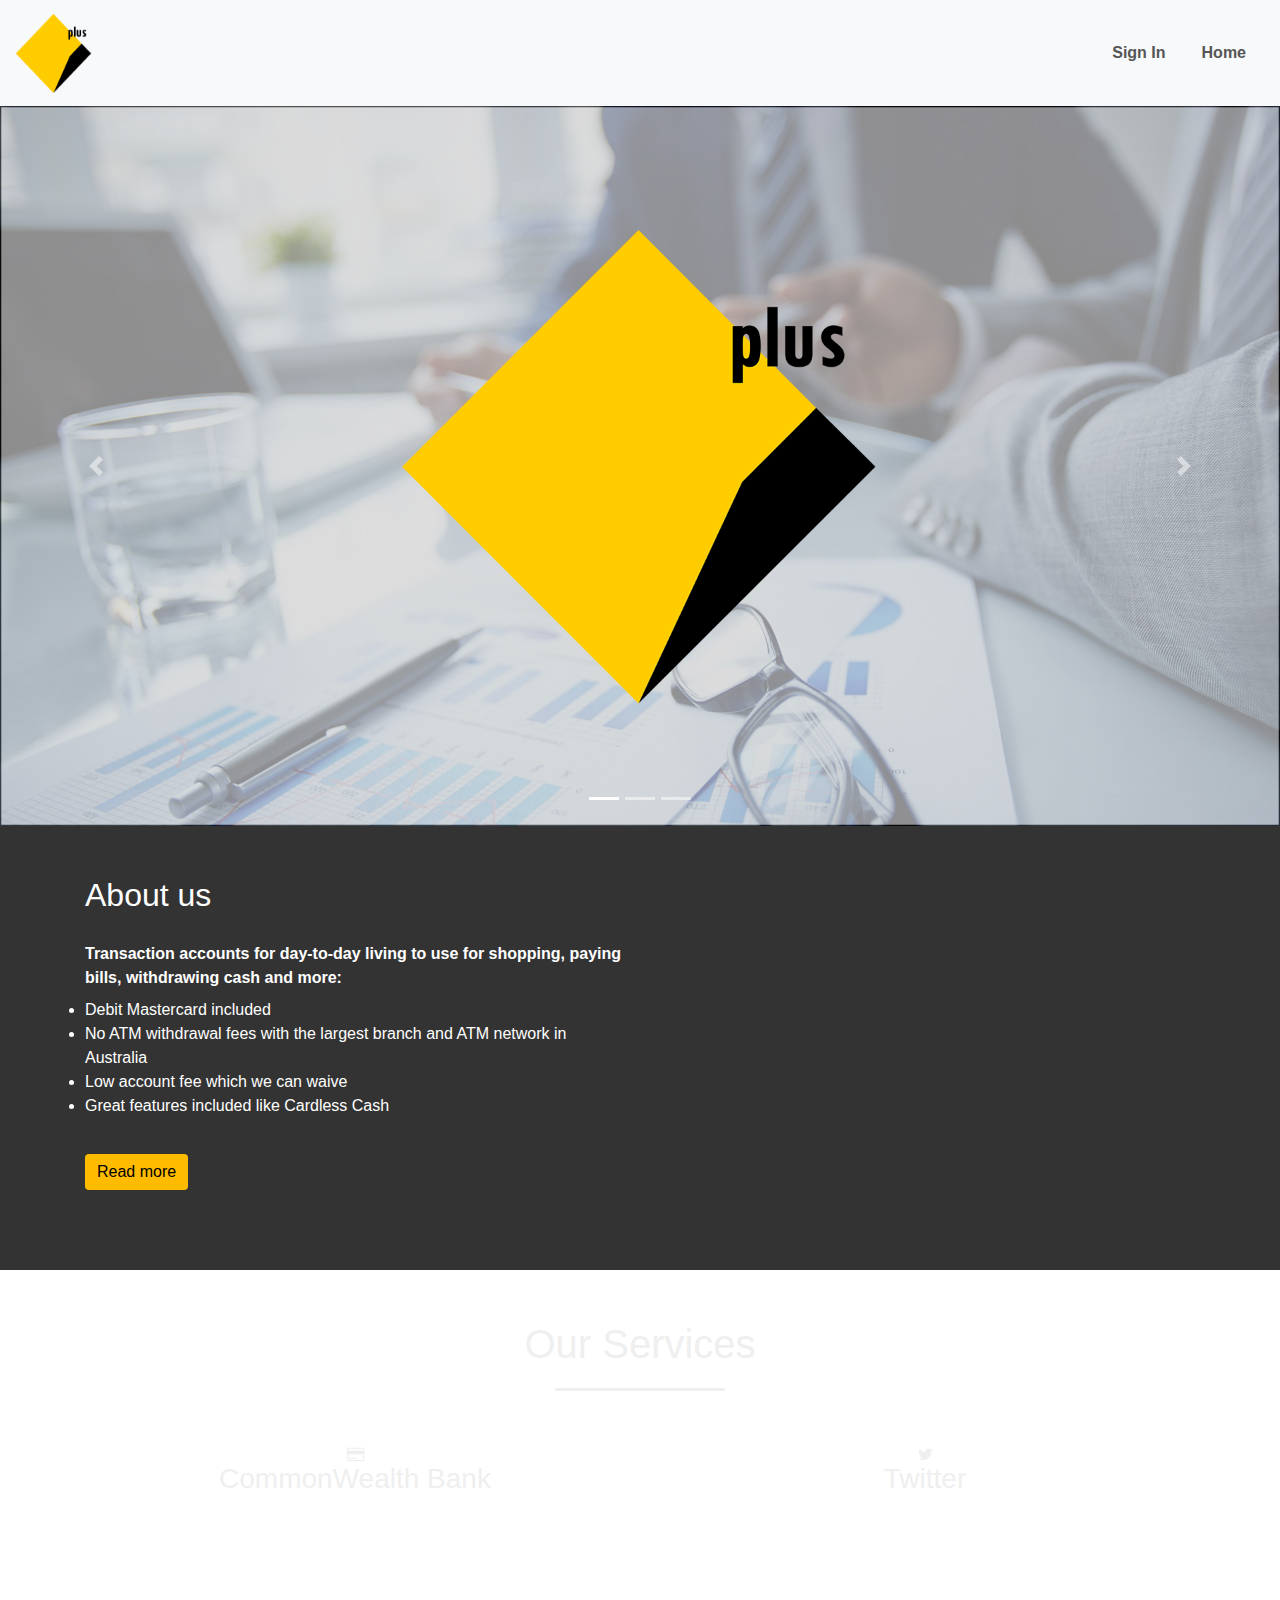
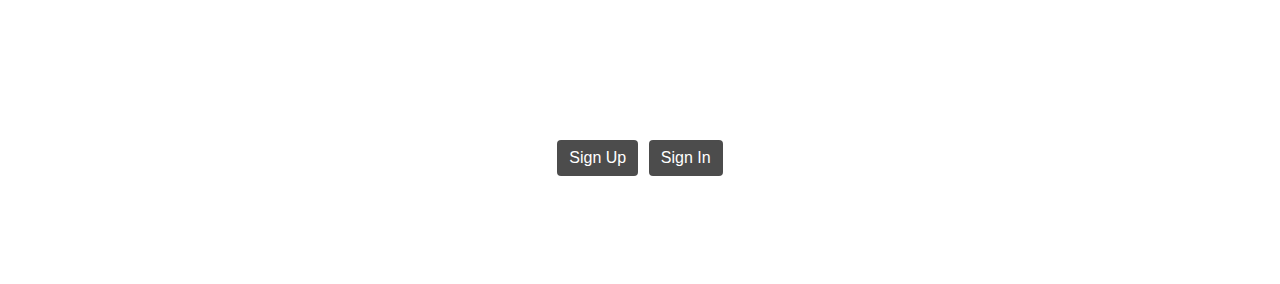
<file: index.html>
<html>
<head>
        <title> COMM+</title>
        <meta name ="viewport" content="width=device-width, initial-scale=1"/>
        <script src="script.js"></script>
        <link rel = "stylesheet" href="style.css">
        <link rel = "stylesheet" href="https://stackpath.bootstrapcdn.com/bootstrap/4.3.1/css/bootstrap.min.css">
        <link rel="stylesheet" href="https://stackpath.bootstrapcdn.com/font-awesome/4.7.0/css/font-awesome.min.css">
        <script src="https://code.jquery.com/jquery-3.3.1.slim.min.js"></script>
        <script src="https://cdnjs.cloudflare.com/ajax/libs/popper.js/1.14.7/umd/popper.min.js"></script>
        <script src="https://stackpath.bootstrapcdn.com/bootstrap/4.3.1/js/bootstrap.min.js"></script>

</head>
<body>
<!----Navigation-->
<section id="nav-bar">
    <nav class="navbar navbar-expand-lg navbar-light bg-light">
        <a class="navbar-brand" href="#"><img src="img/Asset 3@4x.png"></a>
        <button class="navbar-toggler" type="button" data-toggle="collapse" data-target="#navbarNav" aria-controls="navbarNav" aria-expanded="false" aria-label="Toggle navigation">
          <span class="navbar-toggler-icon"></span>
        </button>
        <div class="collapse navbar-collapse" id="navbarNav">
          <ul class="navbar-nav ml-auto">
            <li class="nav-item active">
              <a class="nav-link" href="sign in.html">Sign In</a>
            </li>
            <li class="nav-item">
              <a class="nav-link" href="index.html">Home</a>
            </li>
          </ul>
        </div>
      </nav>    
</section>
<!----Slider-->
<div id="slider">
        <div id="headerSlider" class="carousel slide" data-ride="carousel">
                <ol class="carousel-indicators">
                  <li data-target="#headerSlider" data-slide-to="0" class="active"></li>
                  <li data-target="#headerSlider" data-slide-to="1"></li>
                  <li data-target="#headerSlider" data-slide-to="2"></li>
                </ol>
                <div class="carousel-inner">
                  <div class="carousel-item active">
                    <img src="img/Untitled-4.png" class="d-block img-fluid">
                        <div class="carousel-caption">
                            <h5></h5>
                        </div>
                  </div>
                  <div class="carousel-item">
                    <img src="img/Untitled-5.png" class="d-block img-fluid">
                        <div class="carousel-caption">
                            <h5></h5>
                        </div>
                  </div>
                  <div class="carousel-item">
                    <img src="img/Untitled-6.png" class="d-block img-fluid">
                        <div class="carousel-caption">
                            <h5></h5>
                        </div>
                  </div>
                </div>
                <a class="carousel-control-prev" href="#headerSlider" role="button" data-slide="prev">
                  <span class="carousel-control-prev-icon" aria-hidden="true"></span>
                  <span class="sr-only">Previous</span>
                </a>
                <a class="carousel-control-next" href="#headerSlider" role="button" data-slide="next">
                  <span class="carousel-control-next-icon" aria-hidden="true"></span>
                  <span class="sr-only">Next</span>
                </a>
              </div>

</div>
<!---about-->
<section id ="about">
<div class="container">
<div class ="row">
<div class="col-md-6">
  <h2>About us</h2>
  <div class ="about-content">
    <b>Transaction accounts for day-to-day living to use for shopping, paying bills, withdrawing cash and more:</b>
    <h5></h5>
    <ul>
      <li>Debit Mastercard included</li>
      <li>No ATM withdrawal fees with the largest branch and ATM network in Australia</li>
      <li>Low account fee which we can waive</li>
      <li>Great features included like Cardless Cash</li>
    </ul>
</div>
<form action="https://www.commbank.com.au/?ei=mv_cbalogo">
  <button type="submit" class="btn btn-primary">Read more</button>
</form>
</div>
</section>
<!--services-->
<section id="services">
  <div class="container">
    <h1>Our Services</h1>
    <div class="row services">
      
      <div class="col-md-6 text-center">
            <i class="fa fa-credit-card"></i>
            <a href="https://www.commbank.com.au/banking.html?ei=mv_banking">
            <h3>CommonWealth Bank</h3>
            </a>
        </div>

      <div class="col-md-6 text-center">
            <i class="fa fa-twitter" ></i>
            <a href="https://twitter.com/CommBank?s=20">
            <h3>Twitter</h3>
          </a>
        </div>
    </div>
  </div>
</section>
<!---signup/signin-->
<section id="signup">
  <div class="container">
    <p>JOIN THE MOVEMENT?</p>
    <a href="signup.html" class="btn btn-primary"> Sign Up </a>
    <a href="sign in.html" class="btn btn-primary"> Sign In </a>
  </div>
</section>
</div>
</div>
</body>
</html>
</file>
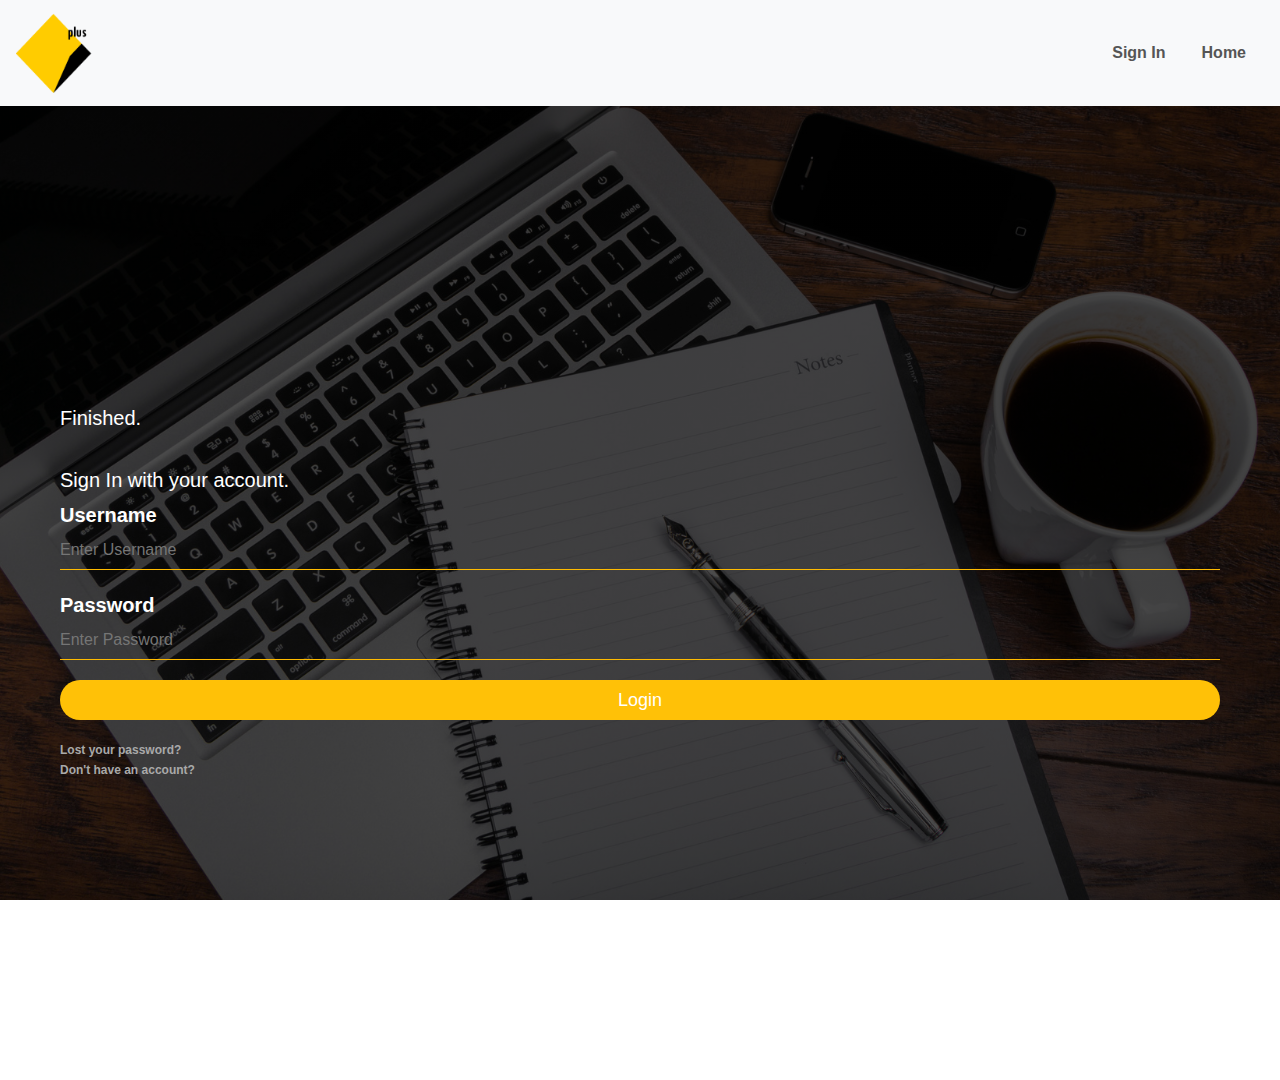
<file: finished.html>
<html>
    <head>
        <title> COMM+</title>
        <meta name ="viewport" content="width=device-width, initial-scale=1"/>
        <script src="script.js"></script>
        <link rel = "stylesheet" href="style.css">
        <link rel = "stylesheet" href="https://stackpath.bootstrapcdn.com/bootstrap/4.3.1/css/bootstrap.min.css">
        <link rel="stylesheet" href="https://stackpath.bootstrapcdn.com/font-awesome/4.7.0/css/font-awesome.min.css">
        <script src="https://code.jquery.com/jquery-3.3.1.slim.min.js"></script>
        <script src="https://cdnjs.cloudflare.com/ajax/libs/popper.js/1.14.7/umd/popper.min.js"></script>
        <script src="https://stackpath.bootstrapcdn.com/bootstrap/4.3.1/js/bootstrap.min.js"></script>
    </head>
    <body>
        <section id="nav-bar">
            <nav class="navbar navbar-expand-lg navbar-light bg-light">
                <a class="navbar-brand" href="#"><img src="img/Asset 3@4x.png"></a>
                <button class="navbar-toggler" type="button" data-toggle="collapse" data-target="#navbarNav" aria-controls="navbarNav" aria-expanded="false" aria-label="Toggle navigation">
                  <span class="navbar-toggler-icon"></span>
                </button>
                <div class="collapse navbar-collapse" id="navbarNav">
                  <ul class="navbar-nav ml-auto">
                    <li class="nav-item active">
                      <a class="nav-link" href="sign in.html">Sign In</a>
                    </li>
                    <li class="nav-item">
                      <a class="nav-link" href="index.html">Home</a>
                    </li>
                    </li>
                  </ul>
                </div>
              </nav>    
        </section>
        <!---signup box--->
        <div class="loginbox">
            <form action="index.html">
                <h5>Finished. </h5>
            </br>
                <h5>Sign In with your account.</h5>
                <p>Username</p>
                <input type="text" name="" placeholder="Enter Username"required>
                <p>Password</p>
                <input type="password" name="" placeholder="Enter Password"required>
                <input type="submit" name="" value="Login">
                <a href="#">Lost your password?</a><br>
                <a href="signup.html">Don't have an account?</a>
            </form>
            
    </div>
    </body>
    </html>
</file>
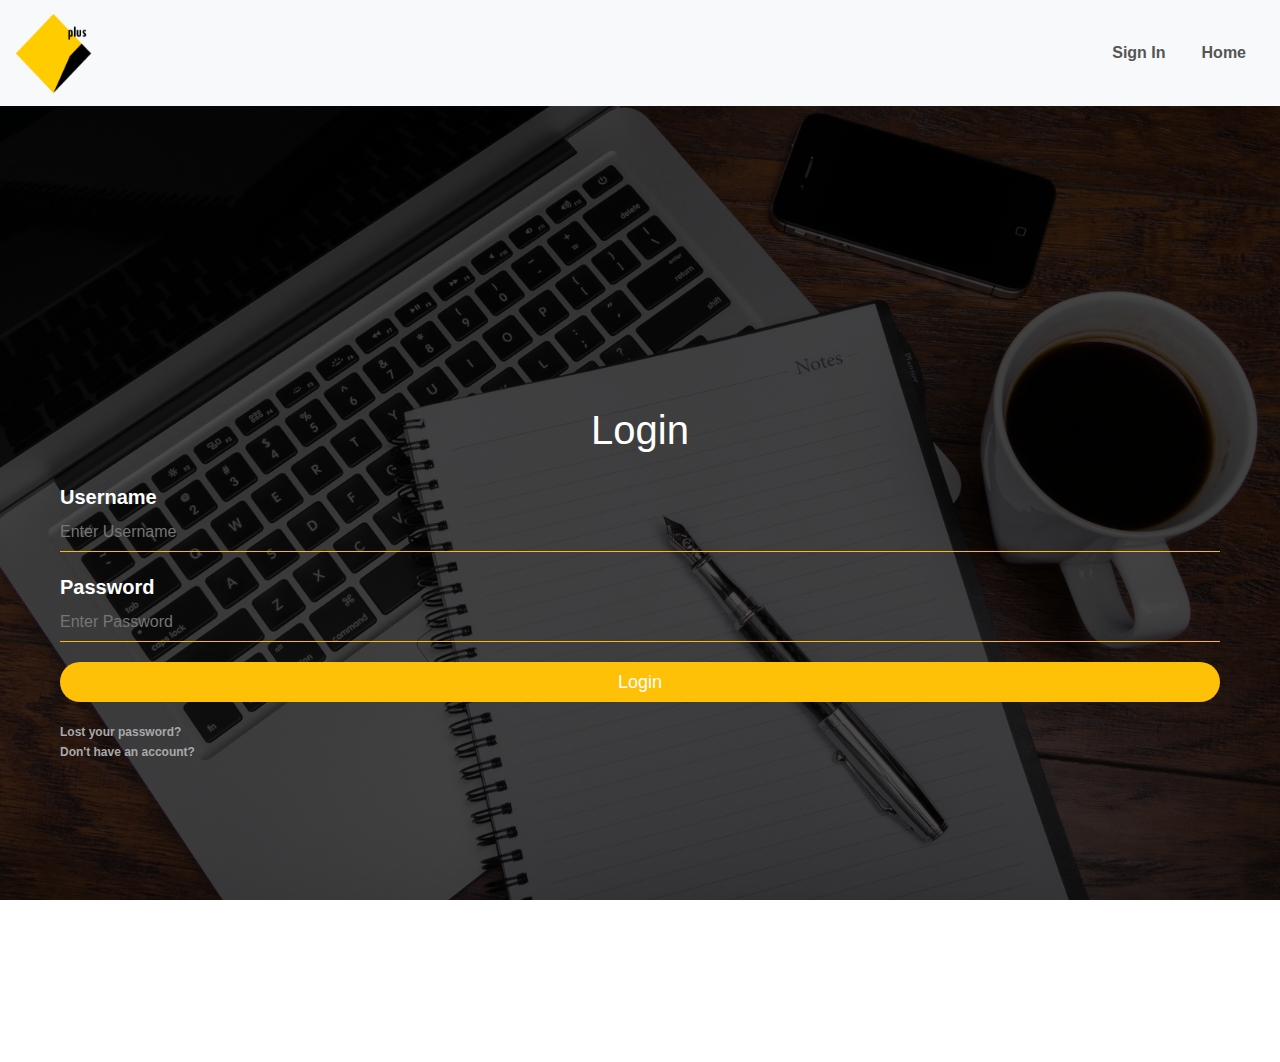
<file: sign in.html>
<html>
    <head>
        <title> COMM+</title>
        <meta name ="viewport" content="width=device-width, initial-scale=1"/>
        <script src="script.js"></script>
        <link rel = "stylesheet" href="style.css">
        <link rel = "stylesheet" href="https://stackpath.bootstrapcdn.com/bootstrap/4.3.1/css/bootstrap.min.css">
        <link rel="stylesheet" href="https://stackpath.bootstrapcdn.com/font-awesome/4.7.0/css/font-awesome.min.css">
        <script src="https://code.jquery.com/jquery-3.3.1.slim.min.js"></script>
        <script src="https://cdnjs.cloudflare.com/ajax/libs/popper.js/1.14.7/umd/popper.min.js"></script>
        <script src="https://stackpath.bootstrapcdn.com/bootstrap/4.3.1/js/bootstrap.min.js"></script>
    </head>
    <body>
        <section id="nav-bar">
            <nav class="navbar navbar-expand-lg navbar-light bg-light">
                <a class="navbar-brand" href="#"><img src="img/Asset 3@4x.png"></a>
                <button class="navbar-toggler" type="button" data-toggle="collapse" data-target="#navbarNav" aria-controls="navbarNav" aria-expanded="false" aria-label="Toggle navigation">
                  <span class="navbar-toggler-icon"></span>
                </button>
                <div class="collapse navbar-collapse" id="navbarNav">
                  <ul class="navbar-nav ml-auto">
                    <li class="nav-item active">
                      <a class="nav-link" href="sign in.html">Sign In</a>
                    </li>
                    <li class="nav-item">
                      <a class="nav-link" href="index.html">Home</a>
                    </li>
                  </ul>
                </div>
              </nav>    
        </section>
        <!---login box--->
        <div class="loginbox">
                <h1>Login </h1>
                <form action="index.html">
                    <p>Username</p>
                    <input type="text" name="" placeholder="Enter Username" required>
                    <p>Password</p>
                    <input type="password" name="" placeholder="Enter Password" required>
                    <input type="submit" name="" value="Login">
                    <a href="#">Lost your password?</a><br>
                    <a href="signup.html">Don't have an account?</a>
                </form>
                
        </div>
      </div>
    </div>
    </body>
</html>
</file>
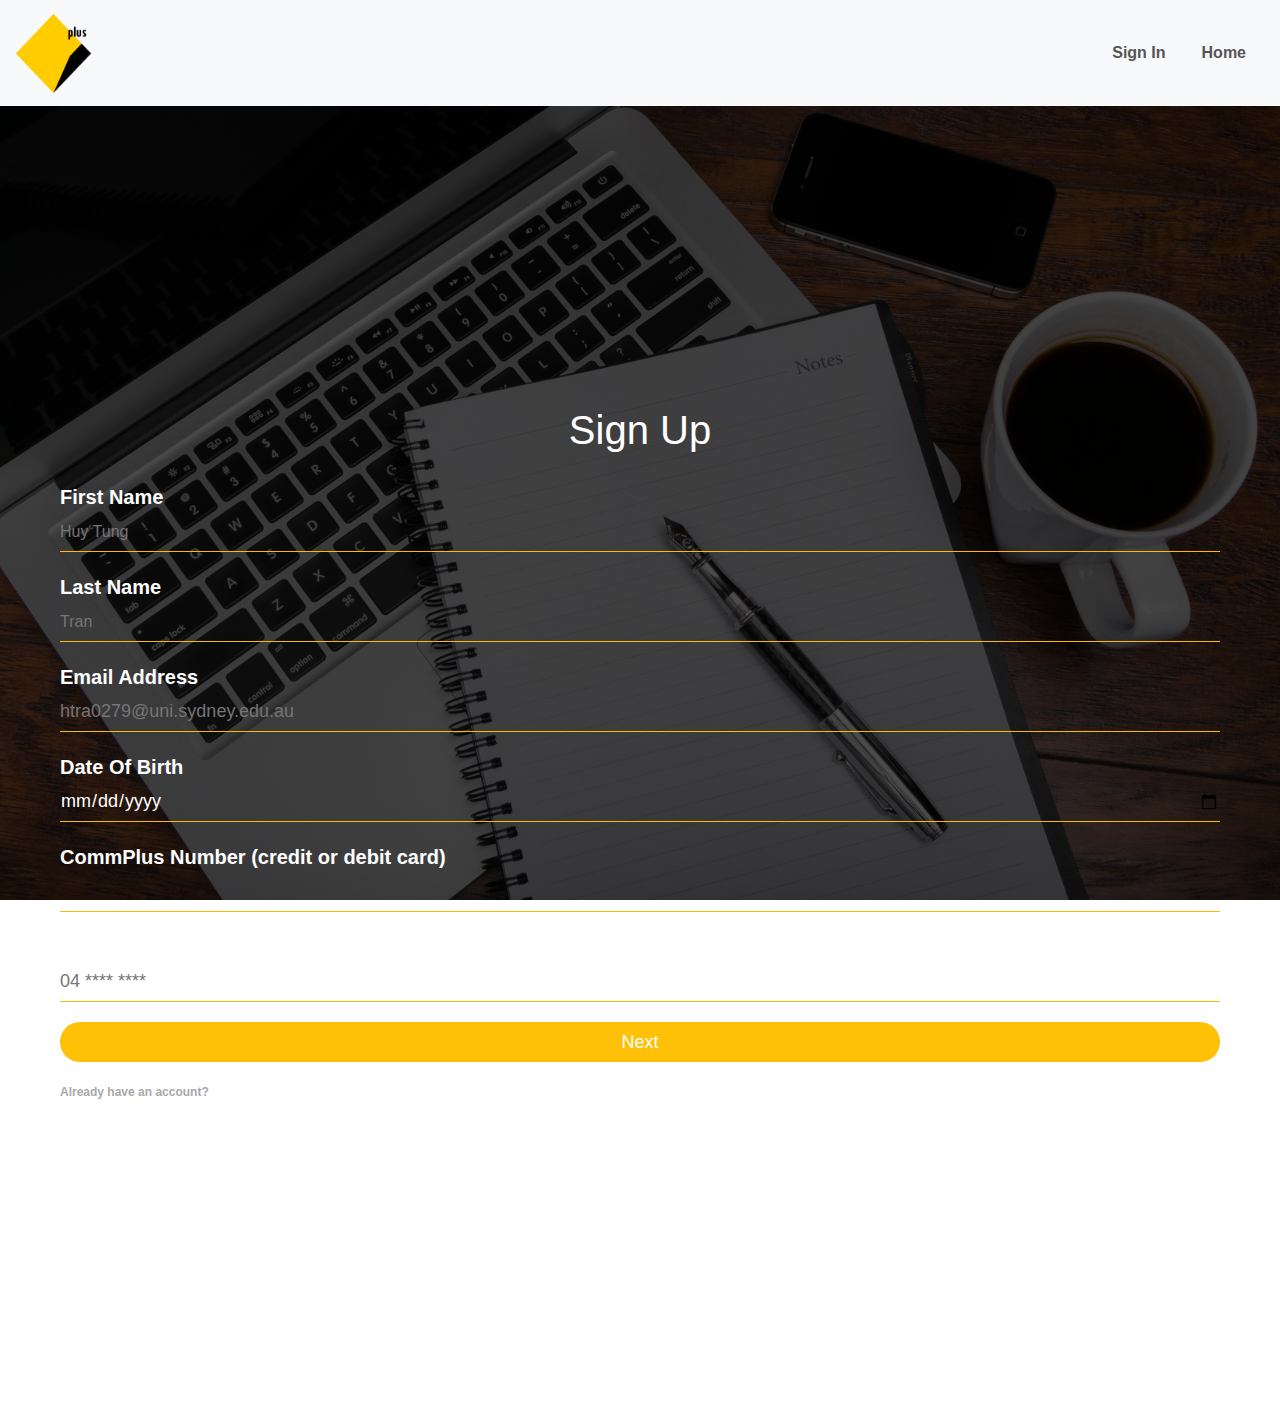
<file: signup.html>
<html>
    <head>
        <title> COMM+</title>
        <meta name ="viewport" content="width=device-width, initial-scale=1"/>
        <script src="script.js"></script>
        <link rel = "stylesheet" href="style.css">
        <link rel = "stylesheet" href="https://stackpath.bootstrapcdn.com/bootstrap/4.3.1/css/bootstrap.min.css">
        <link rel="stylesheet" href="https://stackpath.bootstrapcdn.com/font-awesome/4.7.0/css/font-awesome.min.css">
        <script src="https://code.jquery.com/jquery-3.3.1.slim.min.js"></script>
        <script src="https://cdnjs.cloudflare.com/ajax/libs/popper.js/1.14.7/umd/popper.min.js"></script>
        <script src="https://stackpath.bootstrapcdn.com/bootstrap/4.3.1/js/bootstrap.min.js"></script>
    </head>
    <body>
        <section id="nav-bar">
            <nav class="navbar navbar-expand-lg navbar-light bg-light">
                <a class="navbar-brand" href="#"><img src="img/Asset 3@4x.png"></a>
                <button class="navbar-toggler" type="button" data-toggle="collapse" data-target="#navbarNav" aria-controls="navbarNav" aria-expanded="false" aria-label="Toggle navigation">
                  <span class="navbar-toggler-icon"></span>
                </button>
                <div class="collapse navbar-collapse" id="navbarNav">
                  <ul class="navbar-nav ml-auto">
                    <li class="nav-item active">
                      <a class="nav-link" href="sign in.html">Sign In</a>
                    </li>
                    <li class="nav-item">
                      <a class="nav-link" href="index.html">Home</a>
                    </li>
                  </ul>
                </div>
              </nav>    
        </section>
        <!---signup box--->
        <div class="loginbox">
            <h1>Sign Up </h1>
            <form action="signup1.html">
                <p>First Name</p>
                <input type="text" name="FN" placeholder="Huy Tung" required>
                <p>Last Name</p>
                <input type="text" name="LN" placeholder="Tran" required>
                <p>Email Address</p>
                <input type="email" name="LN" placeholder="htra0279@uni.sydney.edu.au" required>
                <p>Date Of Birth</p>
                <input type="date" name="bday" required>
                <p>CommPlus Number (credit or debit card)</p>
                <input type="number" name=""  required>
                <p>Phone Number</p>
                <input type="number" name="PN" placeholder="04 **** ****" required>

                <input type="submit" class="next" name="next" value="Next">
                <a href="sign in.html">Already have an account?</a>
            </form>
            
    </div>
    </body>
    </html>
</file>
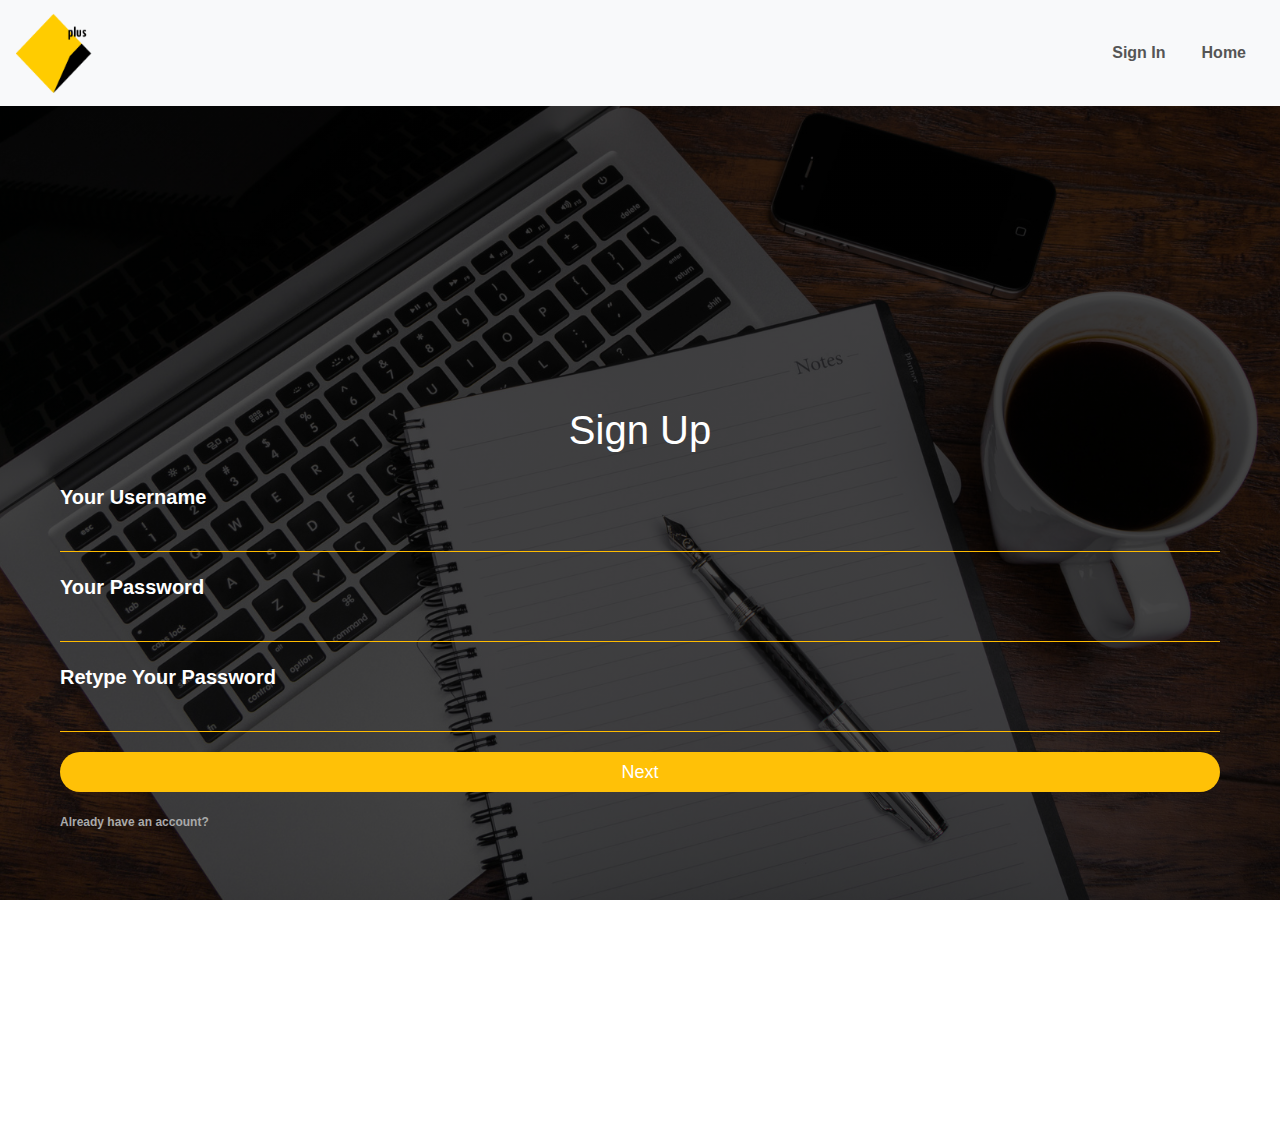
<file: signup1.html>
<html>
    <head>
        <title> COMM+</title>
        <meta name ="viewport" content="width=device-width, initial-scale=1"/>
        <script src="script.js"></script>
        <link rel = "stylesheet" href="style.css">
        <link rel = "stylesheet" href="https://stackpath.bootstrapcdn.com/bootstrap/4.3.1/css/bootstrap.min.css">
        <link rel="stylesheet" href="https://stackpath.bootstrapcdn.com/font-awesome/4.7.0/css/font-awesome.min.css">
        <script src="https://code.jquery.com/jquery-3.3.1.slim.min.js"></script>
        <script src="https://cdnjs.cloudflare.com/ajax/libs/popper.js/1.14.7/umd/popper.min.js"></script>
        <script src="https://stackpath.bootstrapcdn.com/bootstrap/4.3.1/js/bootstrap.min.js"></script>
    </head>
    <body>
        <section id="nav-bar">
            <nav class="navbar navbar-expand-lg navbar-light bg-light">
                <a class="navbar-brand" href="#"><img src="img/Asset 3@4x.png"></a>
                <button class="navbar-toggler" type="button" data-toggle="collapse" data-target="#navbarNav" aria-controls="navbarNav" aria-expanded="false" aria-label="Toggle navigation">
                  <span class="navbar-toggler-icon"></span>
                </button>
                <div class="collapse navbar-collapse" id="navbarNav">
                  <ul class="navbar-nav ml-auto">
                    <li class="nav-item active">
                      <a class="nav-link" href="sign in.html">Sign In</a>
                    </li>
                    <li class="nav-item">
                      <a class="nav-link" href="index.html">Home</a>
                    </li>
                  </ul>
                </div>
              </nav>    
        </section>
        <!---signup box--->
        <div class="loginbox">
            <h1>Sign Up </h1>
            <form action="signup2.html">
                <p>Your Username</p>
                <input type="text" name="FN" placeholder="" required>
                <p>Your Password</p>
                <input type="password" name="LN" placeholder="" required>
                <p>Retype Your Password</p>
                <input type="password" name="LN" placeholder="" required>
                <input type="submit" class="next" name="next" value="Next">
                <a href="sign in.html">Already have an account?</a>
            </form>
            
    </div>
    </body>
    </html>
</file>
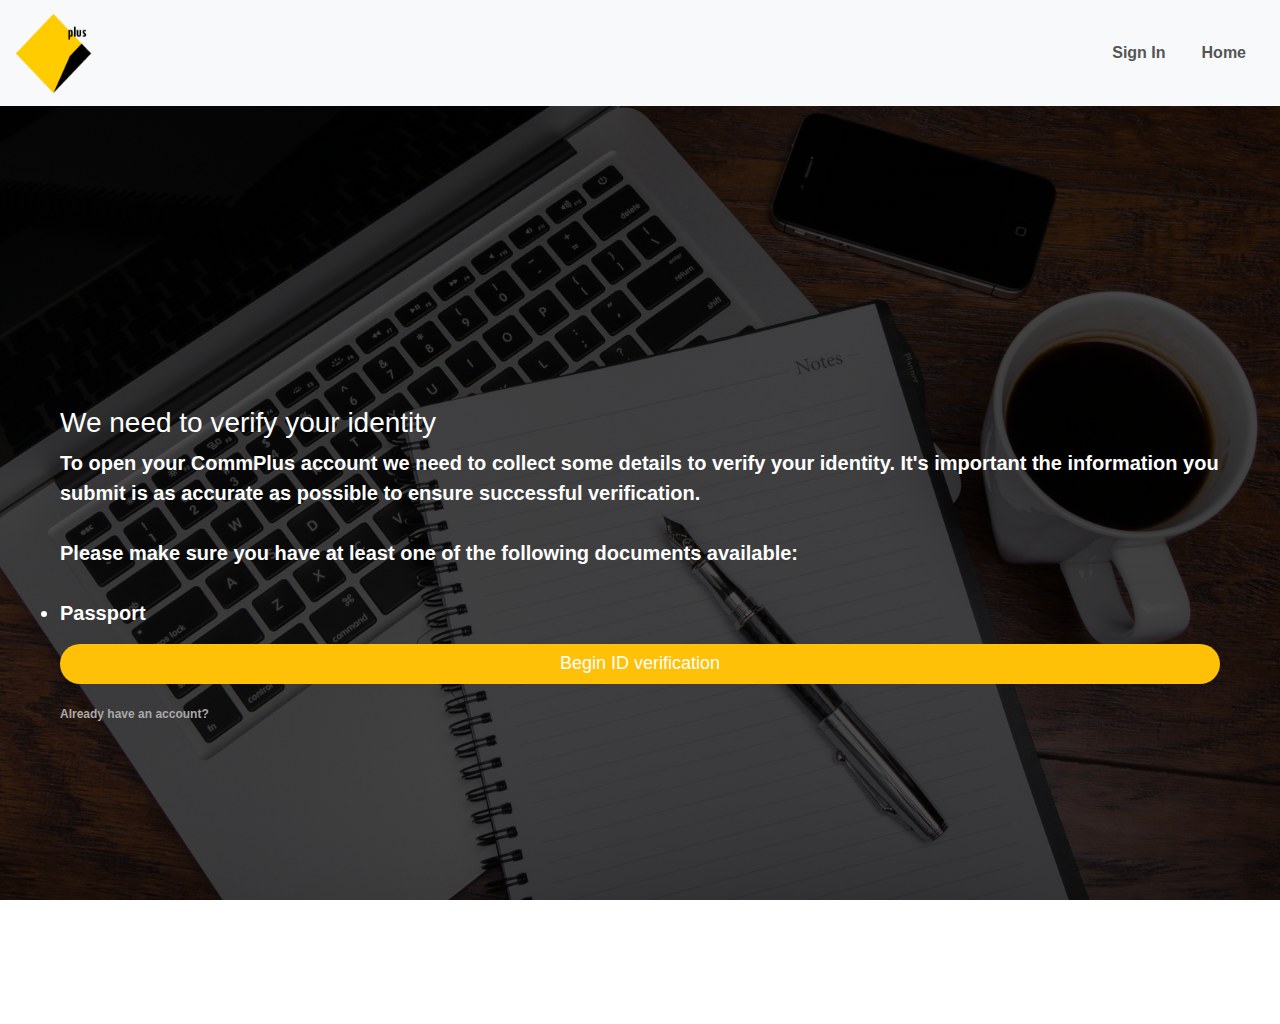
<file: signup2.html>
<html>
    <head>
        <title> COMM+</title>
        <meta name ="viewport" content="width=device-width, initial-scale=1"/>
        <script src="script.js"></script>
        <link rel = "stylesheet" href="style.css">
        <link rel = "stylesheet" href="https://stackpath.bootstrapcdn.com/bootstrap/4.3.1/css/bootstrap.min.css">
        <link rel="stylesheet" href="https://stackpath.bootstrapcdn.com/font-awesome/4.7.0/css/font-awesome.min.css">
        <script src="https://code.jquery.com/jquery-3.3.1.slim.min.js"></script>
        <script src="https://cdnjs.cloudflare.com/ajax/libs/popper.js/1.14.7/umd/popper.min.js"></script>
        <script src="https://stackpath.bootstrapcdn.com/bootstrap/4.3.1/js/bootstrap.min.js"></script>
    </head>
    <body>
        <section id="nav-bar">
            <nav class="navbar navbar-expand-lg navbar-light bg-light">
                <a class="navbar-brand" href="#"><img src="img/Asset 3@4x.png"></a>
                <button class="navbar-toggler" type="button" data-toggle="collapse" data-target="#navbarNav" aria-controls="navbarNav" aria-expanded="false" aria-label="Toggle navigation">
                  <span class="navbar-toggler-icon"></span>
                </button>
                <div class="collapse navbar-collapse" id="navbarNav">
                  <ul class="navbar-nav ml-auto">
                    <li class="nav-item active">
                      <a class="nav-link" href="sign in.html">Sign In</a>
                    </li>
                    <li class="nav-item">
                      <a class="nav-link" href="index.html">Home</a>
                    </li>
                  </ul>
                </div>
              </nav>    
        </section>
        <!---signup box--->
        <div class="loginbox">
            <form action="signup3.html">
                <h3>We need to verify your identity</h3>
                <p>To open your CommPlus account we need to collect some details to verify your identity. It's important the information you submit is as accurate as possible to ensure successful verification.</p>
                </br>
                <p>Please make sure you have at least <emp><underline>one of the following</underline></emp> documents available:</p>
                </br>    
                <ul>
                    <li>Passport</li>
                </ul>
                <input type="submit" class="Begin ID verification" name="Begin ID verification" value="Begin ID verification">
                <a href="sign in.html">Already have an account?</a>
            </form>
            
    </div>
    </body>
    </html>
</file>
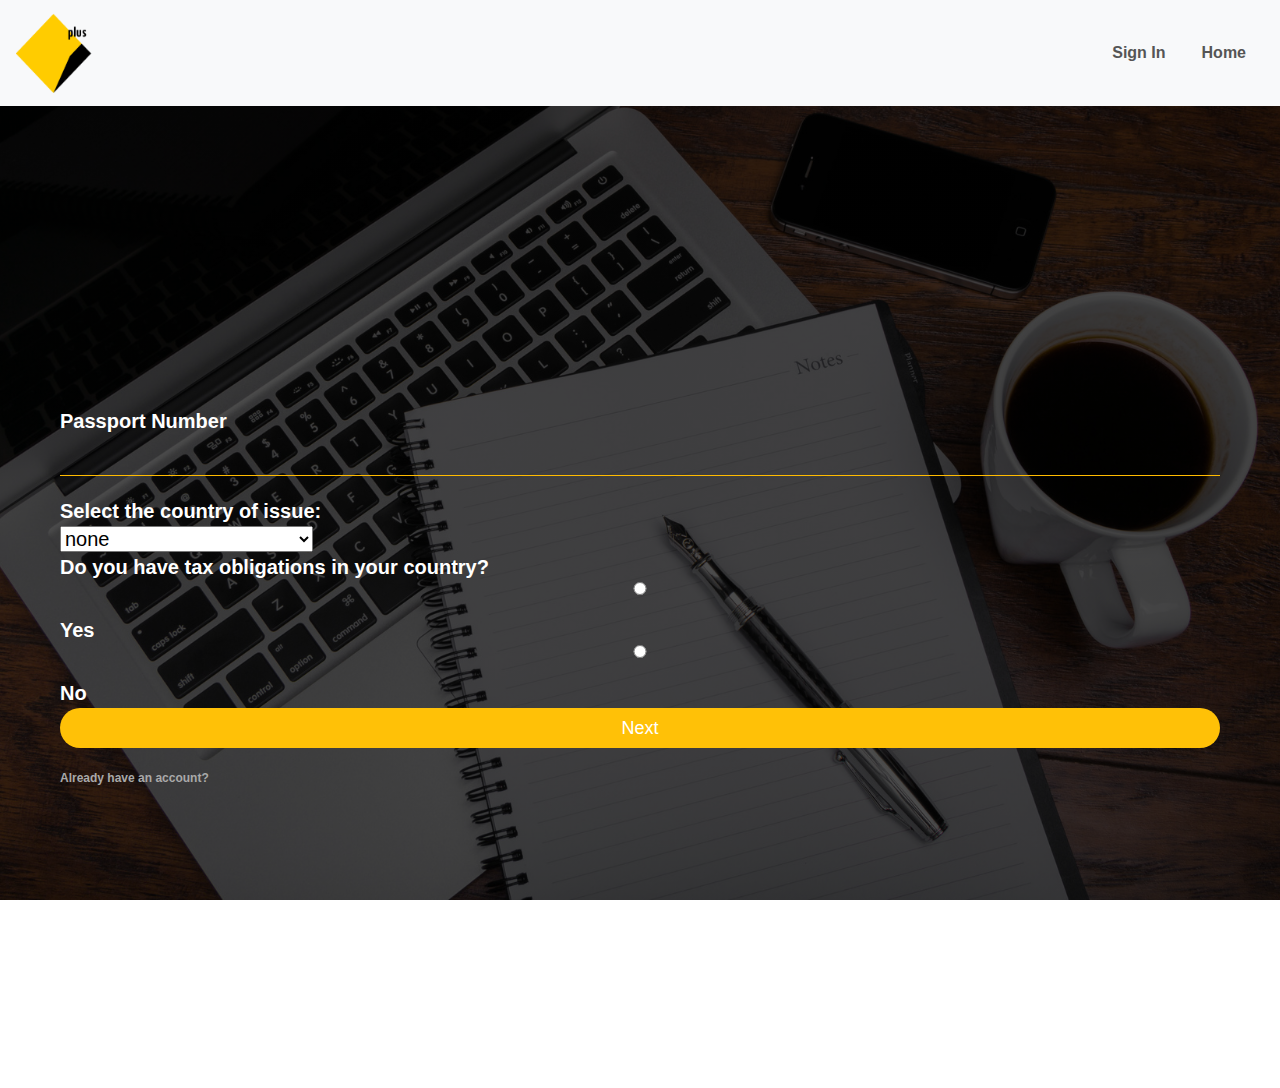
<file: signup3.html>
<html>
    <head>
        <title> COMM+</title>
        <meta name ="viewport" content="width=device-width, initial-scale=1"/>
        <script src="script.js"></script>
        <link rel = "stylesheet" href="style.css">
        <link rel = "stylesheet" href="https://stackpath.bootstrapcdn.com/bootstrap/4.3.1/css/bootstrap.min.css">
        <link rel="stylesheet" href="https://stackpath.bootstrapcdn.com/font-awesome/4.7.0/css/font-awesome.min.css">
        <script src="https://code.jquery.com/jquery-3.3.1.slim.min.js"></script>
        <script src="https://cdnjs.cloudflare.com/ajax/libs/popper.js/1.14.7/umd/popper.min.js"></script>
        <script src="https://stackpath.bootstrapcdn.com/bootstrap/4.3.1/js/bootstrap.min.js"></script>
    </head>
    <body>
        <section id="nav-bar">
            <nav class="navbar navbar-expand-lg navbar-light bg-light">
                <a class="navbar-brand" href="#"><img src="img/Asset 3@4x.png"></a>
                <button class="navbar-toggler" type="button" data-toggle="collapse" data-target="#navbarNav" aria-controls="navbarNav" aria-expanded="false" aria-label="Toggle navigation">
                  <span class="navbar-toggler-icon"></span>
                </button>
                <div class="collapse navbar-collapse" id="navbarNav">
                  <ul class="navbar-nav ml-auto">
                    <li class="nav-item active">
                      <a class="nav-link" href="sign in.html">Sign In</a>
                    </li>
                    <li class="nav-item">
                      <a class="nav-link" href="index.html">Home</a>
                    </li>
                  </ul>
                </div>
              </nav>    
        </section>
        <!---signup box--->
        <div class="loginbox">
            <form action="signup4.html">
                <p>Passport Number</p>
                <input type="text" name="passport" required>
                <p>Select the country of issue:</p>
                <select name="nationality" required>
                        <option value="">none</option>
                        <option value="afghan">Afghan</option>
                        <option value="albanian">Albanian</option>
                        <option value="algerian">Algerian</option>
                        <option value="american">American</option>
                        <option value="andorran">Andorran</option>
                        <option value="angolan">Angolan</option>
                        <option value="antiguans">Antiguans</option>
                        <option value="argentinean">Argentinean</option>
                        <option value="armenian">Armenian</option>
                        <option value="australian">Australian</option>
                        <option value="austrian">Austrian</option>
                        <option value="azerbaijani">Azerbaijani</option>
                        <option value="bahamian">Bahamian</option>
                        <option value="bahraini">Bahraini</option>
                        <option value="bangladeshi">Bangladeshi</option>
                        <option value="barbadian">Barbadian</option>
                        <option value="barbudans">Barbudans</option>
                        <option value="batswana">Batswana</option>
                        <option value="belarusian">Belarusian</option>
                        <option value="belgian">Belgian</option>
                        <option value="belizean">Belizean</option>
                        <option value="beninese">Beninese</option>
                        <option value="bhutanese">Bhutanese</option>
                        <option value="bolivian">Bolivian</option>
                        <option value="bosnian">Bosnian</option>
                        <option value="brazilian">Brazilian</option>
                        <option value="british">British</option>
                        <option value="bruneian">Bruneian</option>
                        <option value="bulgarian">Bulgarian</option>
                        <option value="burkinabe">Burkinabe</option>
                        <option value="burmese">Burmese</option>
                        <option value="burundian">Burundian</option>
                        <option value="cambodian">Cambodian</option>
                        <option value="cameroonian">Cameroonian</option>
                        <option value="canadian">Canadian</option>
                        <option value="cape verdean">Cape Verdean</option>
                        <option value="central african">Central African</option>
                        <option value="chadian">Chadian</option>
                        <option value="chilean">Chilean</option>
                        <option value="chinese">Chinese</option>
                        <option value="colombian">Colombian</option>
                        <option value="comoran">Comoran</option>
                        <option value="congolese">Congolese</option>
                        <option value="costa rican">Costa Rican</option>
                        <option value="croatian">Croatian</option>
                        <option value="cuban">Cuban</option>
                        <option value="cypriot">Cypriot</option>
                        <option value="czech">Czech</option>
                        <option value="danish">Danish</option>
                        <option value="djibouti">Djibouti</option>
                        <option value="dominican">Dominican</option>
                        <option value="dutch">Dutch</option>
                        <option value="east timorese">East Timorese</option>
                        <option value="ecuadorean">Ecuadorean</option>
                        <option value="egyptian">Egyptian</option>
                        <option value="emirian">Emirian</option>
                        <option value="equatorial guinean">Equatorial Guinean</option>
                        <option value="eritrean">Eritrean</option>
                        <option value="estonian">Estonian</option>
                        <option value="ethiopian">Ethiopian</option>
                        <option value="fijian">Fijian</option>
                        <option value="filipino">Filipino</option>
                        <option value="finnish">Finnish</option>
                        <option value="french">French</option>
                        <option value="gabonese">Gabonese</option>
                        <option value="gambian">Gambian</option>
                        <option value="georgian">Georgian</option>
                        <option value="german">German</option>
                        <option value="ghanaian">Ghanaian</option>
                        <option value="greek">Greek</option>
                        <option value="grenadian">Grenadian</option>
                        <option value="guatemalan">Guatemalan</option>
                        <option value="guinea-bissauan">Guinea-Bissauan</option>
                        <option value="guinean">Guinean</option>
                        <option value="guyanese">Guyanese</option>
                        <option value="haitian">Haitian</option>
                        <option value="herzegovinian">Herzegovinian</option>
                        <option value="honduran">Honduran</option>
                        <option value="hungarian">Hungarian</option>
                        <option value="icelander">Icelander</option>
                        <option value="indian">Indian</option>
                        <option value="indonesian">Indonesian</option>
                        <option value="iranian">Iranian</option>
                        <option value="iraqi">Iraqi</option>
                        <option value="irish">Irish</option>
                        <option value="israeli">Israeli</option>
                        <option value="italian">Italian</option>
                        <option value="ivorian">Ivorian</option>
                        <option value="jamaican">Jamaican</option>
                        <option value="japanese">Japanese</option>
                        <option value="jordanian">Jordanian</option>
                        <option value="kazakhstani">Kazakhstani</option>
                        <option value="kenyan">Kenyan</option>
                        <option value="kittian and nevisian">Kittian and Nevisian</option>
                        <option value="kuwaiti">Kuwaiti</option>
                        <option value="kyrgyz">Kyrgyz</option>
                        <option value="laotian">Laotian</option>
                        <option value="latvian">Latvian</option>
                        <option value="lebanese">Lebanese</option>
                        <option value="liberian">Liberian</option>
                        <option value="libyan">Libyan</option>
                        <option value="liechtensteiner">Liechtensteiner</option>
                        <option value="lithuanian">Lithuanian</option>
                        <option value="luxembourger">Luxembourger</option>
                        <option value="macedonian">Macedonian</option>
                        <option value="malagasy">Malagasy</option>
                        <option value="malawian">Malawian</option>
                        <option value="malaysian">Malaysian</option>
                        <option value="maldivan">Maldivan</option>
                        <option value="malian">Malian</option>
                        <option value="maltese">Maltese</option>
                        <option value="marshallese">Marshallese</option>
                        <option value="mauritanian">Mauritanian</option>
                        <option value="mauritian">Mauritian</option>
                        <option value="mexican">Mexican</option>
                        <option value="micronesian">Micronesian</option>
                        <option value="moldovan">Moldovan</option>
                        <option value="monacan">Monacan</option>
                        <option value="mongolian">Mongolian</option>
                        <option value="moroccan">Moroccan</option>
                        <option value="mosotho">Mosotho</option>
                        <option value="motswana">Motswana</option>
                        <option value="mozambican">Mozambican</option>
                        <option value="namibian">Namibian</option>
                        <option value="nauruan">Nauruan</option>
                        <option value="nepalese">Nepalese</option>
                        <option value="new zealander">New Zealander</option>
                        <option value="ni-vanuatu">Ni-Vanuatu</option>
                        <option value="nicaraguan">Nicaraguan</option>
                        <option value="nigerien">Nigerien</option>
                        <option value="north korean">North Korean</option>
                        <option value="northern irish">Northern Irish</option>
                        <option value="norwegian">Norwegian</option>
                        <option value="omani">Omani</option>
                        <option value="pakistani">Pakistani</option>
                        <option value="palauan">Palauan</option>
                        <option value="panamanian">Panamanian</option>
                        <option value="papua new guinean">Papua New Guinean</option>
                        <option value="paraguayan">Paraguayan</option>
                        <option value="peruvian">Peruvian</option>
                        <option value="polish">Polish</option>
                        <option value="portuguese">Portuguese</option>
                        <option value="qatari">Qatari</option>
                        <option value="romanian">Romanian</option>
                        <option value="russian">Russian</option>
                        <option value="rwandan">Rwandan</option>
                        <option value="saint lucian">Saint Lucian</option>
                        <option value="salvadoran">Salvadoran</option>
                        <option value="samoan">Samoan</option>
                        <option value="san marinese">San Marinese</option>
                        <option value="sao tomean">Sao Tomean</option>
                        <option value="saudi">Saudi</option>
                        <option value="scottish">Scottish</option>
                        <option value="senegalese">Senegalese</option>
                        <option value="serbian">Serbian</option>
                        <option value="seychellois">Seychellois</option>
                        <option value="sierra leonean">Sierra Leonean</option>
                        <option value="singaporean">Singaporean</option>
                        <option value="slovakian">Slovakian</option>
                        <option value="slovenian">Slovenian</option>
                        <option value="solomon islander">Solomon Islander</option>
                        <option value="somali">Somali</option>
                        <option value="south african">South African</option>
                        <option value="south korean">South Korean</option>
                        <option value="spanish">Spanish</option>
                        <option value="sri lankan">Sri Lankan</option>
                        <option value="sudanese">Sudanese</option>
                        <option value="surinamer">Surinamer</option>
                        <option value="swazi">Swazi</option>
                        <option value="swedish">Swedish</option>
                        <option value="swiss">Swiss</option>
                        <option value="syrian">Syrian</option>
                        <option value="taiwanese">Taiwanese</option>
                        <option value="tajik">Tajik</option>
                        <option value="tanzanian">Tanzanian</option>
                        <option value="thai">Thai</option>
                        <option value="togolese">Togolese</option>
                        <option value="tongan">Tongan</option>
                        <option value="trinidadian or tobagonian">Trinidadian or Tobagonian</option>
                        <option value="tunisian">Tunisian</option>
                        <option value="turkish">Turkish</option>
                        <option value="tuvaluan">Tuvaluan</option>
                        <option value="ugandan">Ugandan</option>
                        <option value="ukrainian">Ukrainian</option>
                        <option value="uruguayan">Uruguayan</option>
                        <option value="uzbekistani">Uzbekistani</option>
                        <option value="venezuelan">Venezuelan</option>
                        <option value="vietnamese">Vietnamese</option>
                        <option value="welsh">Welsh</option>
                        <option value="yemenite">Yemenite</option>
                        <option value="zambian">Zambian</option>
                        <option value="zimbabwean">Zimbabwean</option>
                </select>
                </br>
                <p>Do you have tax obligations in your country?</p>
                  <input type="radio" name="answer" required/>Yes
                  <input type="radio" name="answer"required/>No
                <input type="submit" class="next" name="next" value="Next">
                <a href="sign in.html">Already have an account?</a>
            </form>
            
    </div>
    </body>
    </html>
</file>
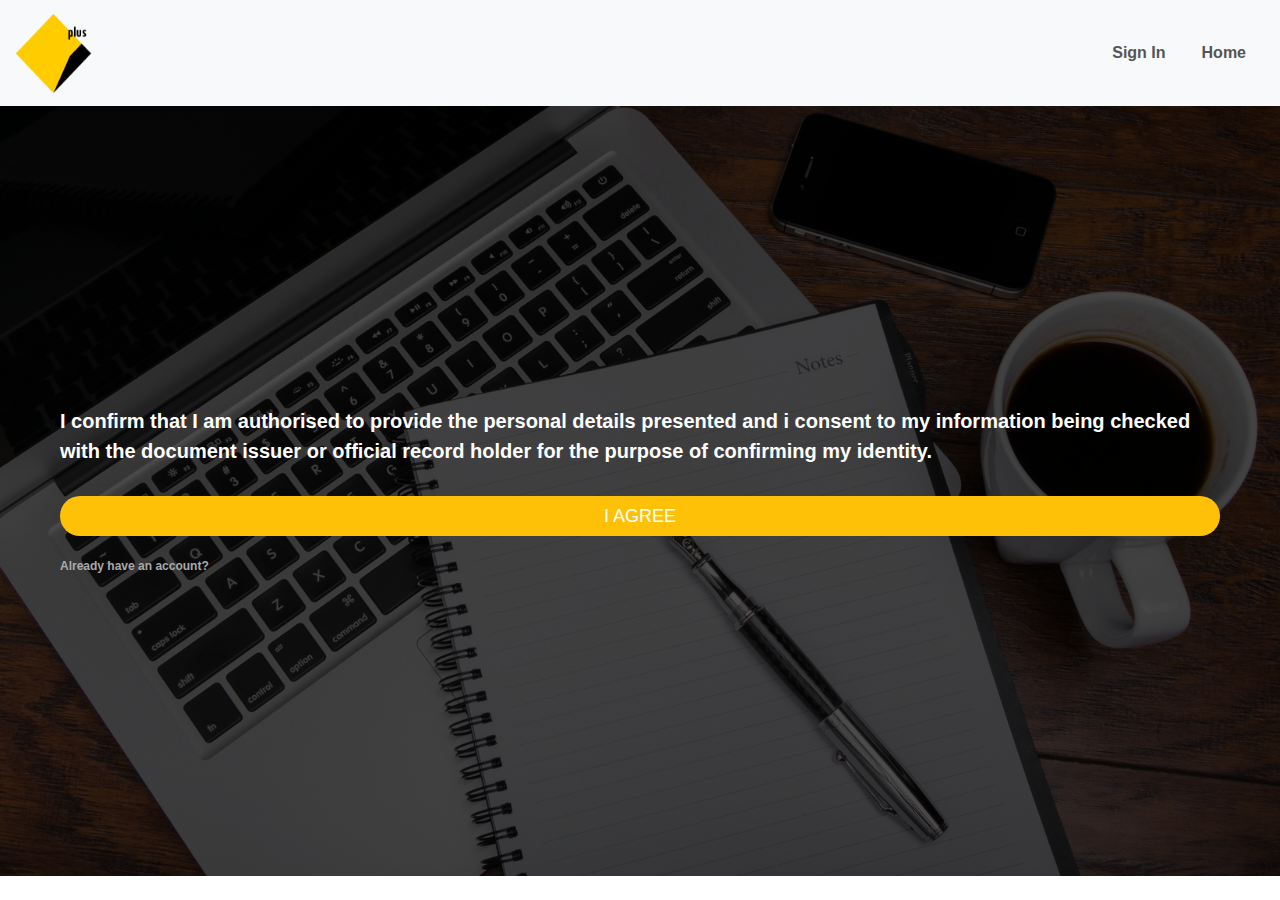
<file: signup4.html>
<html>
    <head>
        <title> COMM+</title>
        <meta name ="viewport" content="width=device-width, initial-scale=1"/>
        <script src="script.js"></script>
        <link rel = "stylesheet" href="style.css">
        <link rel = "stylesheet" href="https://stackpath.bootstrapcdn.com/bootstrap/4.3.1/css/bootstrap.min.css">
        <link rel="stylesheet" href="https://stackpath.bootstrapcdn.com/font-awesome/4.7.0/css/font-awesome.min.css">
        <script src="https://code.jquery.com/jquery-3.3.1.slim.min.js"></script>
        <script src="https://cdnjs.cloudflare.com/ajax/libs/popper.js/1.14.7/umd/popper.min.js"></script>
        <script src="https://stackpath.bootstrapcdn.com/bootstrap/4.3.1/js/bootstrap.min.js"></script>
    </head>
    <body>
        <section id="nav-bar">
            <nav class="navbar navbar-expand-lg navbar-light bg-light">
                <a class="navbar-brand" href="#"><img src="img/Asset 3@4x.png"></a>
                <button class="navbar-toggler" type="button" data-toggle="collapse" data-target="#navbarNav" aria-controls="navbarNav" aria-expanded="false" aria-label="Toggle navigation">
                  <span class="navbar-toggler-icon"></span>
                </button>
                <div class="collapse navbar-collapse" id="navbarNav">
                  <ul class="navbar-nav ml-auto">
                    <li class="nav-item active">
                      <a class="nav-link" href="sign in.html">Sign In</a>
                    </li>
                    <li class="nav-item">
                      <a class="nav-link" href="index.html">Home</a>
                    </li>
                  </ul>
                </div>
              </nav>    
        </section>
        <!---signup box--->
        <div class="loginbox">
            <form action="finished.html">
                <p>I confirm that I am authorised to provide the personal details presented and i consent to my information being checked with the document issuer or official record holder for the purpose of confirming my identity.</p>
            </br>
                <input type="submit" class="I AGREE" name="I AGREE" value="I AGREE">
                <a href="sign in.html">Already have an account?</a>
            </form>
            
    </div>
    </body>
    </html>
</file>
<file: style.css>
*
{
    margin: 0;
    padding:0;
}
/*--------navigation-----*/
#nav-bar
{
    position: sticky;
    top:0;
    z-index:10;
}
.navbar-brand img
{
    height: 80px;
    width: 80px;
}
.navbar-nav li
{
    padding:0 10px;
}
.navbar-nav li a
{
    float: right;
    text-align: left;
}
#nav-bar ul li a:hover
{
    color: #ffbb00!important;
}
.navbar{
    background:#fff;
}
.navbar-toggler
{
    border: none!important;
}
.nav-link
{
    color:#555!important;
    font-weight: 600;
    font-size: 16px;
}
/*---slider---*/
#slider
{
    width: 100% ;
}
.carousel-caption
{
    top:50%;
    transform:translateY(-50%);
    bottom:initial!important;

}
.carousel-caption h5{
    color: #000;
    font-size: 42px;
    
}
.carousel-item img
{
    width:100% auto;

}
/*----about*/
#about{
    padding-top: 50px;
    padding-bottom: 50px;
    color: #fff;
    background-image:linear-gradient(rgba(0,0,0,0.8),rgba(0,0,0,0.8));
}

#about .btn{
    margin-top:20px;
    margin-bottom:30px;
    color:#000;
    background: #ffbb00;
    border: 0px ;

}

#about .btn:hover{
    color:#000;
    background:#F9D719;
    transition:0.4s;
}
.about-content
{
    padding-top: 20px;
}
.skills-bar p
{
    margin-bottom: 6px;
    font-weight:600;
}
.skills-bar
{
    border-radius:0px;
}
.progress
{
    color: #ffbb00;
    border-radius: 16px !important;
    margin-bottom: 20px;
}
/*---Services---*/
#services
{
    background-image:linear-gradient(rgba(0,0,0,0.8),rgba(0,0,0,0.8)),url(img/0_oFHXAZxh5U5hAgFN.jpg);
    background-size: cover;
    background-position: center;
    color: #efefef !important;
    background-attachment:fixed;
    padding-top: 50px;
    padding-bottom:50px;
}
#services a
{
    text-align: center;
    color:#efefef !important;
    padding-bottom: 10px;
}
#services h1
{
    text-align: center;
    color:#efefef !important;
    padding-bottom: 10px;
}
#services h1:after
{
  content: '';
  background: #efefef;
  display: block;
  height:3px;
  width:170px;
  margin: 20px auto 5px;
}
.services
{
    margin-top:40px;
}
.icon
{
    font-size: 40px;
    margin: 20px auto;
    padding:20px;
    height:80px;
    width:80px;
    border: 1px solid #fff;
    border-radius: 50%;
}
.services p
{
    font-size: 14px;
    margin-top:20px;
    color:#ccc;
}
.services .col-md-6:hover{
    background: #ffbb00;
    cursor:pointer;
    transition:0.7s;
}
#signup
{
    background-image: linear-gradient(rgba(0,0,0,0.7), rgba(0,0,0,0.7)),url(img/few.jpg);
    background-size: cover;
    background-position: center;
    color: #fff;
    background-attachment: fixed;
    text-align:center;
    padding: 100px;
    font-family: sans-serif;
    font-size: 38px;
    font-weight: bold;
}
#signup .btn
{
    background:rgba(0,0,0,0.7);
    border: 0px ;
}
#signup .btn:hover
{
    background: #ffbb00;
    
}

/*------LOGIN-----*/
.loginbox{
    background-image: linear-gradient(rgba(0,0,0,0.7), rgba(0,0,0,0.7)),url(img/few.jpg);
    background-size: cover ;
    background-position: center;
    color: #fff;
    background-attachment: fixed;
    text-align:left;
    padding: 300px 60px;
    font-family: sans-serif;
    font-size: 20px;
    font-weight: bold;
}
h1{
    margin: 0;
    padding: 0 0 20px;
    text-align: center;
    font-size: 22px;
}

.loginbox p{
    margin: 0;
    padding: 0;
    font-weight: bold;
}

.loginbox input{
    width: 100%;
    margin-bottom: 20px;
}

.loginbox input[type="text"], input[type="password"]
{
    border: none;
    border-bottom: 1px solid #ffbb00;
    background: transparent;
    outline: none;
    height: 40px;
    color: #fff;
    font-size: 16px;
}
.loginbox input[type="number"]
{
    border: none;
    border-bottom: 1px solid #ffbb00;
    outline: none;
    height: 40px;
    background: none;
    font-weight: 0.3px;
    color: #fff;
    font-size: 18px;
}
.loginbox input[type="email"]
{
    border: none;
    border-bottom: 1px solid #ffbb00;
    outline: none;
    height: 40px;
    background: none;
    font-weight: 0.3px;
    color: #fff;
    font-size: 18px;
}
.loginbox input[type="date"]
{
    border: none;
    border-bottom: 1px solid #ffbb00;
    text
    outline: none;
    height: 40px;
    background: none;
    color: #fff;
    font-size: 18px;
}
.loginbox input[type="nationality"]
{
    border: none;
    border-bottom: 1px solid #ffbb00;
    outline: none;
    height: 40px;
    background: none;
    font-weight: 0.3px;
    color: #fff;
    font-size: 18px;
}
.loginbox input[type="radio"]
{
    border: none;
    outline: none;
    background: none;
    color: #fff;
    font-size: 16px;
}
.loginbox input[type="submit"]
{
    border: none;
    outline: none;
    height: 40px;
    background: #ffc107;
    color: #fff;
    font-size: 18px;
    border-radius: 20px;
}
.loginbox input[type="submit"]:hover
{
    cursor: pointer;
    background: #F9D719;
    color: #000 ;
}
.loginbox a{
    text-decoration: none;
    text-align: center;
    font-size: 12px;
    line-height: 20px;
    color: darkgrey;
}

.loginbox a:hover
{
    color: #ffc107;
}
</file>
